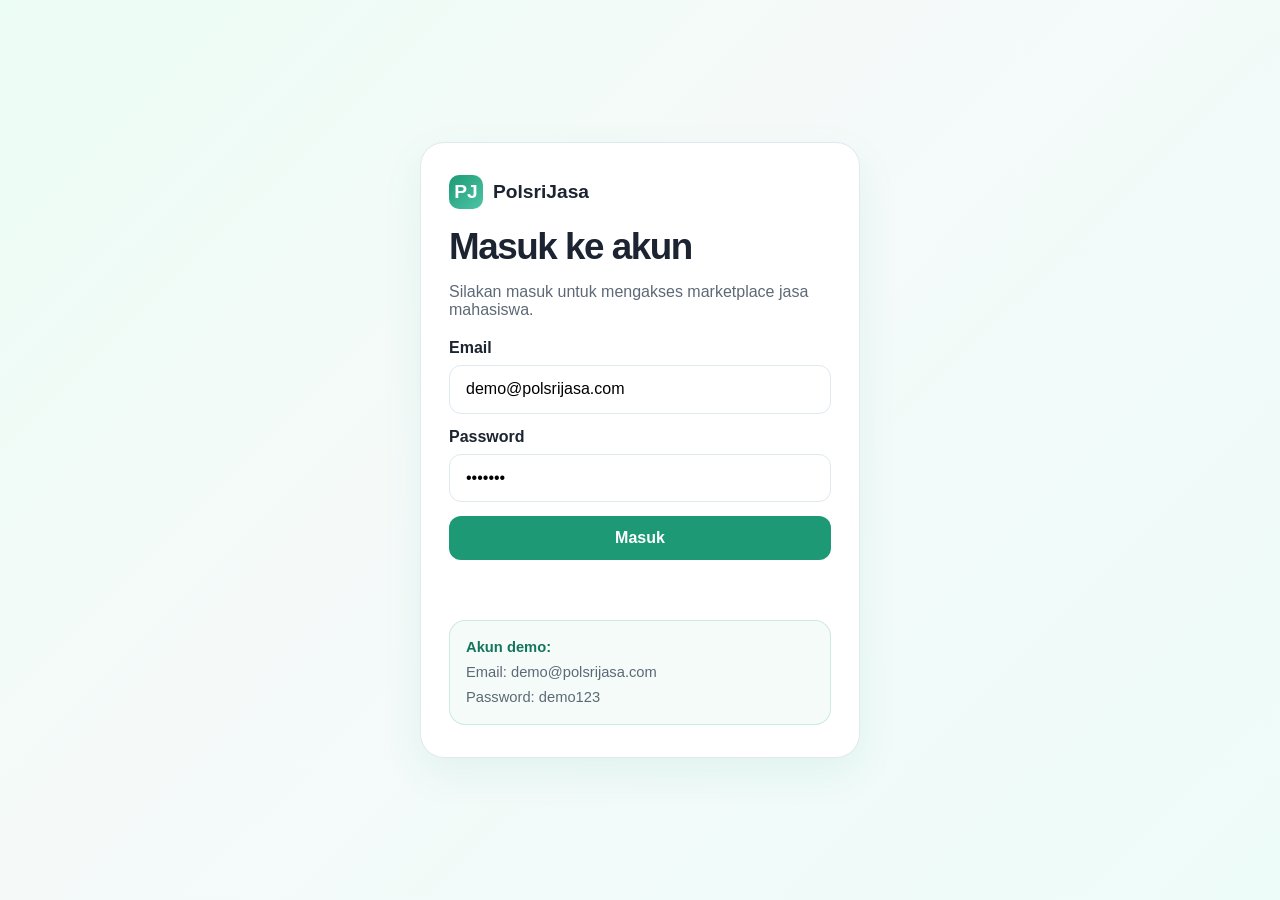
<file: index.html>
<!DOCTYPE html>
<html lang="id">
  <head>
    <meta charset="UTF-8" />
    <meta name="viewport" content="width=device-width, initial-scale=1.0" />
    <title>PolsriJasa</title>
    <link rel="stylesheet" href="style.css" />
  </head>
  <body data-page="home">
    <header class="topbar">
      <div class="wrap nav">
        <a class="brand" href="index.html"><span class="logo">PJ</span><span>PolsriJasa</span></a>
        <nav class="menu" aria-label="Main navigation">
          <a href="#top">Beranda</a>
          <a href="#kategori">Kategori</a>
          <a href="#list">Jasa</a>
          <a href="post-service.html">Pasang Jasa</a>
        </nav>
        <div class="user-badge" id="userBadge">Tamu</div>
        <button class="btn btn-secondary" id="logoutButton" type="button">Keluar</button>
        <a class="btn btn-primary" href="post-service.html">Pasang Jasa</a>
      </div>
    </header>

    <main id="top">
      <section class="hero">
        <div class="wrap hero-grid">
          <div class="hero-copy">
            <span class="eyebrow">Marketplace Civitas Politeknik Negeri Sriwijaya</span>
            <h1>Jasa kampus yang cepat dan mudah ditemukan.</h1>
            <p>Temukan bantuan desain, tugas, teknis, hingga les privat dari mahasiswa di lingkungan kampusmu.</p>

            <div class="search-box">
              <label for="searchInput" class="sr-only">Cari jasa</label>
              <input id="searchInput" type="search" placeholder="Cari layanan atau penyedia..." />
            </div>

            <div class="filters" id="kategori">
              <button class="filter-btn active" type="button" data-category="semua">Semua</button>
              <span id="categoryFilters"></span>
            </div>

            <form id="categoryForm" class="category-form">
              <label for="newCategory">Kelola kategori</label>
              <div class="category-controls">
                <input id="newCategory" type="text" maxlength="30" placeholder="Kategori baru" required />
                <button class="btn btn-secondary" type="submit">Tambah</button>
              </div>
            </form>
            <div id="categoryList" class="category-list" aria-label="Daftar kategori"></div>
          </div>

          <aside class="side-box">
            <div class="stats">
              <div><strong>100+</strong><span>Jasa aktif</span></div>
              <div><strong>4.9</strong><span>Rating</span></div>
              <div><strong>24 jam</strong><span>Respon cepat</span></div>
              <div><strong>100%</strong><span>Mahasiswa</span></div>
            </div>
          </aside>
        </div>
      </section>

      <section class="listing" id="list">
        <div class="wrap">
          <div class="head">
            <h2>Jasa tersedia</h2>
            <div class="count" id="count">0 jasa</div>
          </div>
          <div id="grid" class="grid"></div>
          <div id="empty" class="empty">Belum ada jasa yang cocok.</div>
        </div>
      </section>

      <section class="cs-section">
        <div class="wrap">
          <div class="customer-box">
            <div class="customer-copy">
              <span class="eyebrow eyebrow-alt">Customer Service</span>
              <h3>Butuh bantuan atau mau tanya layanan?</h3>
              <p>Tim PolsriJasa siap membantu kamu untuk menemukan jasa yang sesuai kebutuhan kampusmu.</p>
            </div>
            <div class="cs-actions">
              <a class="btn btn-primary" href="https://wa.me/6281234567890" target="_blank" rel="noreferrer">WhatsApp</a>
              <a class="btn btn-secondary" href="mailto:cs@polsrijasa.com">Email</a>
            </div>
          </div>
        </div>
      </section>
    </main>

    <script src="main.js" defer></script>
  </body>
</html>
</file>
<file: style.css>
:root {
  --bg: #f4f7f8;
  --card: #ffffff;
  --line: #dfe9ee;
  --text: #1b2430;
  --muted: #5e6977;
  --brand: #1d9a75;
  --brand-dark: #15765f;
  --soft: #eafaf5;
  --danger: #dc2626;
  --warning: #d97706;
 }

 * { box-sizing: border-box; }
 html { scroll-behavior: smooth; }
 body {
  margin: 0;
  font-family: Arial, Helvetica, sans-serif;
  background: var(--bg);
  color: var(--text);
 }
 a { color: inherit; text-decoration: none; }
 img { display: block; width: 100%; }
 button, input, select, textarea { font: inherit; }

 .wrap {
  width: min(1100px, calc(100% - 28px));
  margin: 0 auto;
 }
 .topbar {
  position: sticky;
  top: 0;
  z-index: 10;
  background: rgba(255, 255, 255, 0.92);
  border-bottom: 1px solid rgba(223, 233, 238, 0.9);
  backdrop-filter: blur(6px);
 }
 .nav {
  display: flex;
  align-items: center;
  justify-content: space-between;
  gap: 18px;
  min-height: 72px;
 }
 .brand {
  display: inline-flex;
  align-items: center;
  gap: 10px;
  font-weight: 700;
 }
 .logo {
  width: 34px;
  height: 34px;
  display: inline-flex;
  align-items: center;
  justify-content: center;
  border-radius: 10px;
  background: linear-gradient(135deg, var(--brand), #4ec5a6);
  color: white;
 }
 .menu {
  display: flex;
  align-items: center;
  gap: 20px;
  color: var(--muted);
 }
 .menu a:hover { color: var(--text); }

 .user-badge {
  display: inline-flex;
  align-items: center;
  gap: 8px;
  padding: 0.55rem 0.85rem;
  border-radius: 999px;
  background: var(--soft);
  color: var(--brand-dark);
  font-weight: 700;
  font-size: 0.82rem;
 }

 .btn {
  display: inline-flex;
  align-items: center;
  justify-content: center;
  border: 0;
  border-radius: 12px;
  padding: 0.8rem 1.15rem;
  font-weight: 700;
  cursor: pointer;
  text-decoration: none;
 }
 .btn-primary {
  background: var(--brand);
  color: #fff;
 }
 .btn-primary:hover { background: var(--brand-dark); }
 .btn-secondary {
  background: #eef7f4;
  color: var(--brand-dark);
 }
 .btn-danger {
  background: #fff1f2;
  color: var(--danger);
  border: 1px solid rgba(220, 38, 38, 0.12);
 }

 .hero { padding: 44px 0 20px; }
 .hero-grid {
  display: grid;
  grid-template-columns: 1.4fr 0.9fr;
  gap: 24px;
  align-items: center;
 }
 .eyebrow {
  display: inline-block;
  background: var(--soft);
  color: var(--brand-dark);
  border-radius: 999px;
  padding: 0.5rem 0.9rem;
  font-size: 0.72rem;
  font-weight: 700;
  letter-spacing: 0.05em;
  text-transform: uppercase;
 }
 h1 {
  margin: 18px 0 10px;
  font-size: clamp(2.2rem, 4vw, 3.4rem);
  line-height: 1.08;
  letter-spacing: -0.04em;
 }
 .hero-copy p {
  margin: 0;
  font-size: 1rem;
  line-height: 1.7;
  color: var(--muted);
 }
 .search-box { margin-top: 22px; }
 .search-box input {
  width: min(620px, 100%);
  border: 1px solid var(--line);
  background: var(--card);
  border-radius: 12px;
  padding: 1rem 1.1rem;
 }
 .filters {
  display: flex;
  flex-wrap: wrap;
  gap: 10px;
  margin-top: 18px;
 }
 .filter-btn {
  border: 1px solid var(--line);
  background: #fff;
  color: var(--muted);
  border-radius: 999px;
  padding: 0.7rem 0.95rem;
  font-weight: 700;
  cursor: pointer;
 }
 .filter-btn.active {
  background: var(--brand);
  border-color: var(--brand);
  color: white;
 }
            #categoryFilters { display: contents; }
            .category-form { margin-top: 18px; max-width: 620px; }
            .category-form label { display: block; margin-bottom: 8px; }
            .category-controls { display: flex; gap: 8px; }
            .category-controls input { flex: 1; }
            .category-list { display: flex; flex-wrap: wrap; gap: 8px; margin-top: 12px; max-width: 620px; }
            .category-item { display: inline-flex; align-items: center; gap: 8px; border: 1px solid var(--line); border-radius: 999px; padding: 6px 8px 6px 11px; background: white; color: var(--muted); font-size: 0.9rem; }
            .category-remove { border: 0; border-radius: 50%; background: #fff1f2; color: var(--danger); cursor: pointer; width: 24px; height: 24px; line-height: 1; }
 .side-box {
  background: linear-gradient(135deg, #123c4a, #1c7d66);
  color: white;
  border-radius: 24px;
  padding: 22px;
 }
 .stats {
  display: grid;
  grid-template-columns: repeat(2, minmax(0, 1fr));
  gap: 14px;
  margin-top: 18px;
 }
 .stats div {
  background: rgba(255,255,255,0.08);
  border: 1px solid rgba(255,255,255,0.12);
  border-radius: 16px;
  padding: 15px 12px;
 }
 .stats strong { display: block; font-size: 1.5rem; }

 .listing { padding: 18px 0 70px; }
 .head {
  display: flex;
  align-items: center;
  justify-content: space-between;
  gap: 14px;
  margin-bottom: 16px;
 }
 .head h2 { margin: 0; }
 .count { color: var(--muted); font-weight: 700; }
 .grid {
  display: grid;
  grid-template-columns: repeat(3, minmax(0, 1fr));
  gap: 20px;
 }
 .card {
  background: var(--card);
  border: 1px solid var(--line);
  border-radius: 22px;
  overflow: hidden;
 }
 .thumb {
  position: relative;
  height: 200px;
  overflow: hidden;
 }
 .thumb img {
  height: 100%;
  object-fit: cover;
 }
 .tag {
  position: absolute;
  top: 12px;
  left: 12px;
  background: rgba(255,255,255,0.92);
  color: var(--brand-dark);
  border-radius: 999px;
  padding: 0.4rem 0.7rem;
  font-size: 0.68rem;
  font-weight: 800;
  text-transform: uppercase;
 }
 .body { padding: 16px 16px 18px; }
 .title { margin: 0; font-size: 1.08rem; }
 .seller { margin: 10px 0; color: var(--muted); }
 .price { margin: 0; color: var(--brand-dark); font-weight: 800; }
 .meta {
  display: flex;
  align-items: center;
  justify-content: space-between;
  gap: 8px;
  margin-top: 18px;
 }
 .rating { color: var(--warning); font-weight: 700; }
 .actions {
  display: flex;
  gap: 8px;
  align-items: center;
 }
 .detail-btn, .remove-btn {
  border: 1px solid var(--line);
  border-radius: 10px;
  padding: 0.7rem 0.8rem;
  background: #f7fafb;
  font-weight: 700;
  cursor: pointer;
  text-decoration: none;
 }
 .remove-btn {
  background: #fff1f2;
  color: var(--danger);
  border-color: rgba(220, 38, 38, 0.12);
 }
 .empty {
  display: none;
  text-align: center;
  background: var(--card);
  border: 1px dashed var(--line);
  border-radius: 18px;
  padding: 38px 16px;
  color: var(--muted);
 }
 .empty.show { display: block; }

 .cs-section {
  padding: 0 0 70px;
 }
 .customer-box {
  display: flex;
  align-items: center;
  justify-content: space-between;
  gap: 20px;
  background: linear-gradient(135deg, #123c4a, #1c7d66);
  border-radius: 24px;
  padding: 28px 30px;
  color: white;
  box-shadow: 0 18px 40px rgba(18, 60, 74, 0.12);
 }
 .customer-copy {
  flex: 1;
 }
 .eyebrow-alt {
  background: rgba(255,255,255,0.12);
  color: white;
  border: 1px solid rgba(255,255,255,0.18);
 }
 .customer-copy h3 {
  margin: 14px 0 8px;
  font-size: clamp(1.5rem, 2vw, 2.2rem);
 }
 .customer-copy p {
  margin: 0;
  color: rgba(255,255,255,0.8);
  line-height: 1.7;
 }
 .cs-actions {
  display: flex;
  gap: 12px;
  flex-wrap: wrap;
 }
 .cs-actions .btn-primary {
  background: white;
  color: var(--brand-dark);
 }
 .cs-actions .btn-primary:hover {
  background: #edfdf8;
 }
 .cs-actions .btn-secondary {
  background: rgba(255,255,255,0.1);
  color: white;
  border: 1px solid rgba(255,255,255,0.18);
 }
 .cs-actions .btn-secondary:hover {
  background: rgba(255,255,255,0.15);
 }

 .main { padding: 36px 0 80px; }
 .detail-layout {
  display: grid;
  grid-template-columns: 1.2fr 0.8fr;
  gap: 24px;
 }
 .detail-image img {
  min-height: 320px;
  object-fit: cover;
 }
 .detail-content { padding: 24px; }
 .detail-price {
  margin: 18px 0;
  font-size: 2rem;
  font-weight: 800;
  color: var(--brand-dark);
 }
 .detail-description {
  color: var(--muted);
  line-height: 1.8;
 }
 .detail-notes {
  margin: 10px 0 0;
  padding-left: 18px;
  color: var(--muted);
  line-height: 1.9;
 }
 .review-list {
  display: grid;
  gap: 14px;
 }
 .review-item {
  border: 1px solid var(--line);
  border-radius: 18px;
  background: var(--card);
  padding: 16px;
 }
 .review-head {
  display: flex;
  justify-content: space-between;
  margin-bottom: 8px;
  font-weight: 700;
 }
 .review-text { margin: 0; color: var(--muted); }

 .panel {
  background: var(--card);
  border: 1px solid var(--line);
  border-radius: 24px;
  padding: 26px;
 }
 .sub { margin: 0 0 24px; color: var(--muted); }
 .grid-form {
  display: grid;
  grid-template-columns: repeat(2, minmax(0, 1fr));
  gap: 18px;
 }
 .field {
  display: flex;
  flex-direction: column;
  gap: 8px;
 }
 .field.full { grid-column: 1 / -1; }
 label { font-weight: 700; }
 input, select, textarea {
  width: 100%;
  border: 1px solid var(--line);
  border-radius: 12px;
  padding: 0.9rem 1rem;
  background: white;
 }
 textarea { min-height: 130px; resize: vertical; }
 .form-actions {
  margin-top: 24px;
  display: flex;
  justify-content: space-between;
  gap: 12px;
 }

 .not-found {
  padding: 42px 24px;
  text-align: center;
 }
 .muted { color: var(--muted); }
 .auth-shell {
  min-height: 100vh;
  display: grid;
  place-items: center;
  padding: 24px;
  background: linear-gradient(135deg, #ecfdf5, #f5faf9 40%, #eefcf9);
 }
 .auth-card {
  width: min(440px, 100%);
  background: var(--card);
  border: 1px solid var(--line);
  border-radius: 24px;
  box-shadow: 0 15px 40px rgba(29, 154, 117, 0.08);
  padding: 32px 28px;
 }
 .auth-brand {
  display: inline-flex;
  align-items: center;
  gap: 10px;
  font-weight: 800;
  font-size: 1.2rem;
  margin-bottom: 18px;
 }
 .auth-card h1 {
  margin: 0 0 8px;
  font-size: clamp(1.8rem, 4vw, 2.3rem);
 }
 .auth-card p { color: var(--muted); }
 .auth-form {
  display: grid;
  gap: 14px;
  margin-top: 20px;
 }
 .auth-form .field { gap: 8px; }
 .login-error {
  min-height: 20px;
  color: var(--danger);
  font-size: 0.92rem;
  margin-top: 6px;
 }
 .demo-account {
  margin-top: 20px;
  background: #f4fbf8;
  border: 1px solid rgba(29, 154, 117, 0.18);
  border-radius: 16px;
  padding: 14px 16px;
  color: var(--muted);
  font-size: 0.92rem;
  line-height: 1.7;
 }
 .demo-account strong { color: var(--brand-dark); }
 .sr-only {
  position: absolute;
  width: 1px;
  height: 1px;
  padding: 0;
  margin: -1px;
  overflow: hidden;
  clip: rect(0, 0, 0, 0);
  white-space: nowrap;
  border: 0;
 }

 @media (max-width: 860px) {
  .nav {
   flex-wrap: wrap;
   justify-content: center;
   padding: 10px 0;
  }
  .menu {
   width: 100%;
   justify-content: center;
   flex-wrap: wrap;
  }
  .hero-grid { grid-template-columns: 1fr; }
  .grid { grid-template-columns: repeat(2, minmax(0, 1fr)); }
  .detail-layout { grid-template-columns: 1fr; }
 }
 @media (max-width: 760px) {
  .grid-form { grid-template-columns: 1fr; }
  .form-actions { flex-direction: column; }
 }
 @media (max-width: 560px) {
  .grid { grid-template-columns: 1fr; }
  .head { align-items: flex-start; flex-direction: column; }
                .category-controls { flex-direction: column; }
 }
</file>
